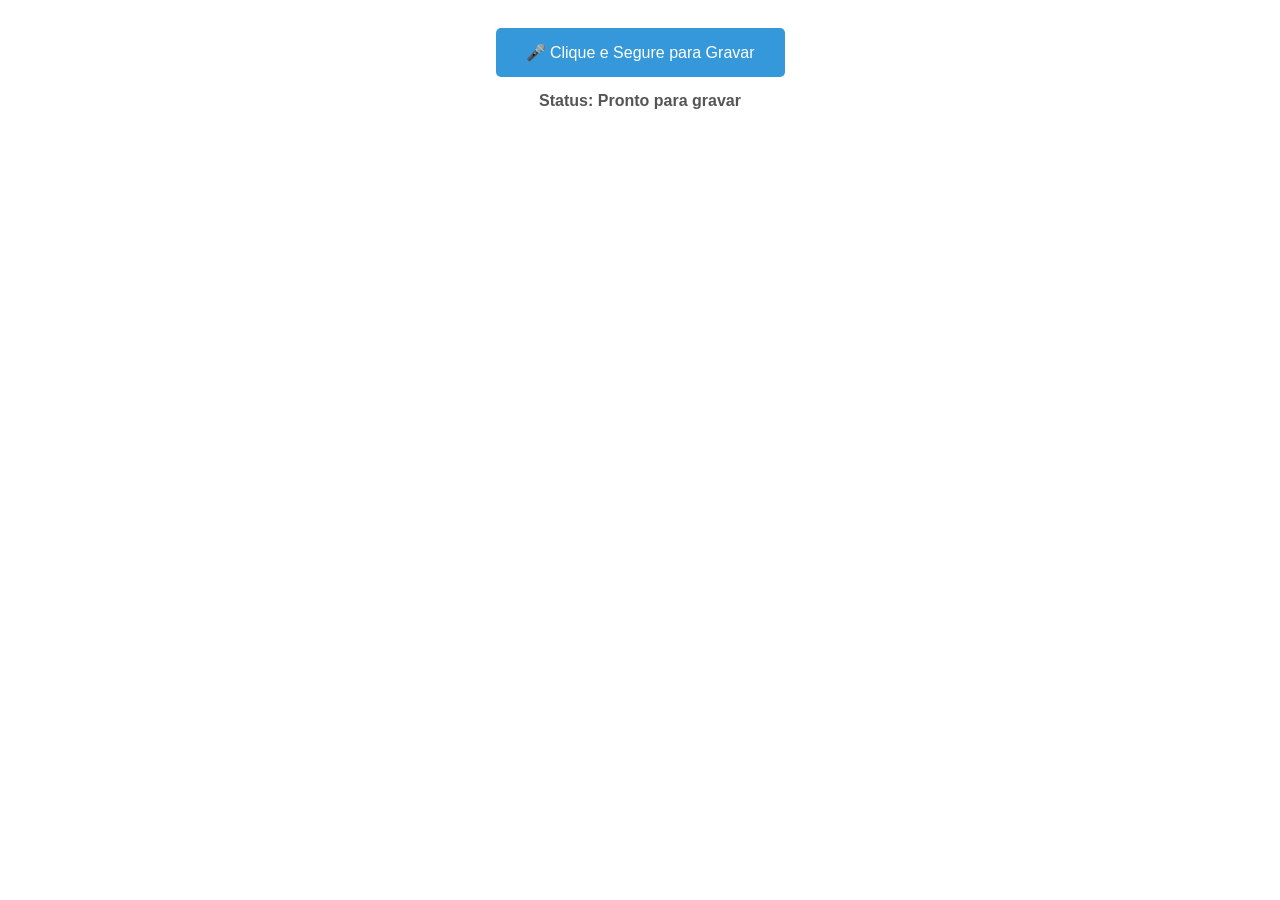
<file: index.html>
<!DOCTYPE html>
<html lang="pt-BR">
<head>
    <meta charset="UTF-8">
    <meta name="viewport" content="width=device-width, initial-scale=1.0">
    <title>Simulador de Gravador de Áudio</title>
    <link rel="stylesheet" href="css/style.css">
</head>
<body>

    <div class="container-gravador">
        
        <!-- Botão para clicar em gravar -->
        <button id="btn-gravador">
            🎤 Clique e Segure para Gravar
        </button>

        <!-- Elemento visual para mostrar o status -->
        <p id="status-gravacao">
            Status: Pronto para gravar
        </p>


        <!-- Inserir essa linha
        Player para o aluno ouvir a própria gravação após soltar -->
        <audio id="player-audio" controls style="margin-top: 15px; display: none;"></audio>

    </div>

    <script src="js/script.js"></script>
</body>
</html>
</file>
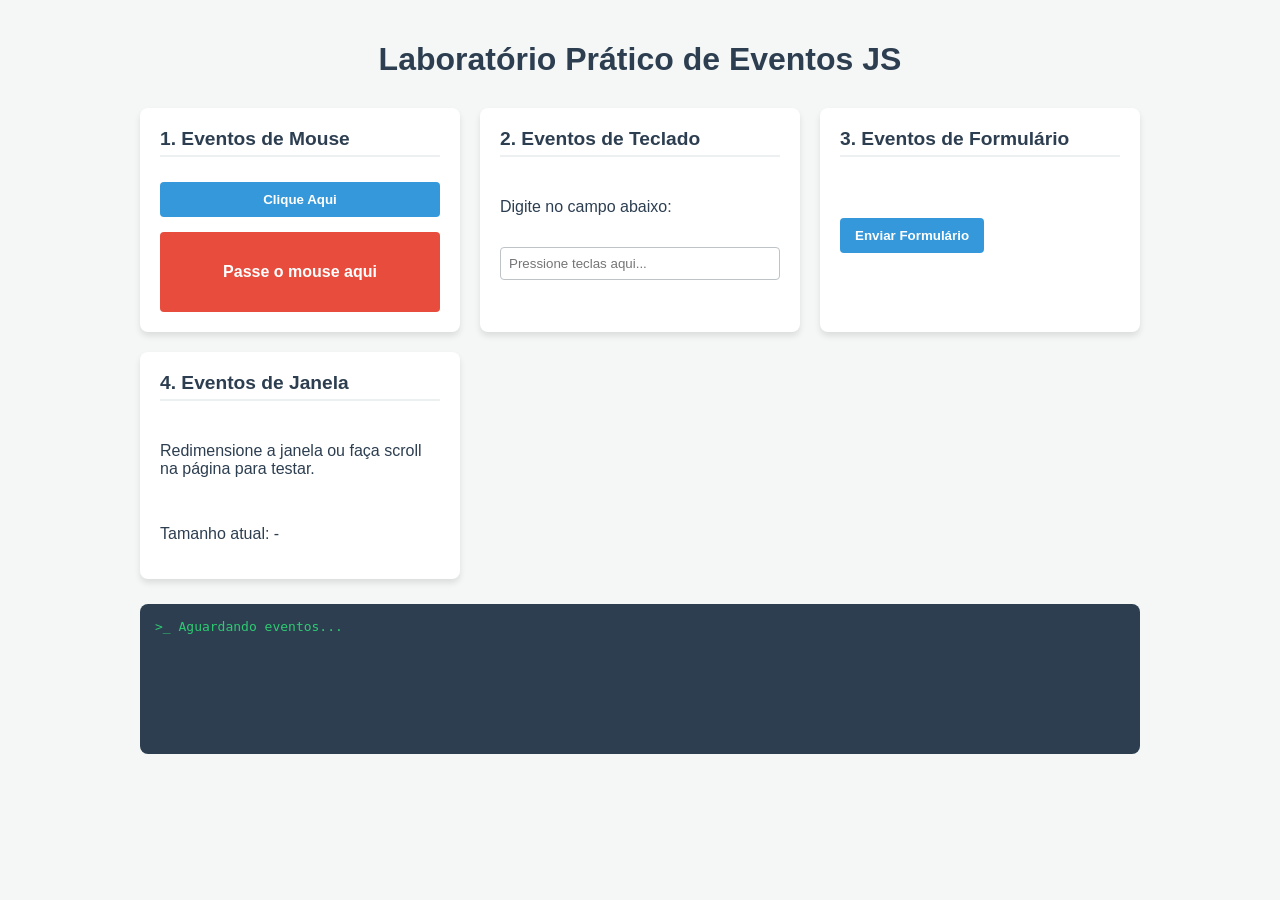
<file: Missao_110/index.html>
<!DOCTYPE html>
<html lang="pt-BR">
<head>
  <meta charset="UTF-8">
  <meta name="viewport" content="width=device-width, initial-scale=1.0">
  <title>Laboratório de Eventos JavaScript</title>
  <!-- Vinculação do arquivo CSS externo -->
  <link rel="stylesheet" href="css/style.css">
</head>
<body>

  <h1>Laboratório Prático de Eventos JS</h1>

  <div class="container">
    
    <!-- 1. EVENTOS DE MOUSE -->
    <div class="card">
      <h2>1. Eventos de Mouse</h2>
      <button id="btn-clique">Clique Aqui</button>
      <div id="area-mouse" class="box-teste">Passe o mouse aqui</div>
    </div>

    <!-- 2. EVENTOS DE TECLADO -->
    <div class="card">
      <h2>2. Eventos de Teclado</h2>
      <p>Digite no campo abaixo:</p>
      <input type="text" id="campo-teclado" placeholder="Pressione teclas aqui...">
    </div>

    <!-- 3. EVENTOS DE FORMULÁRIO -->
    <div class="card">
      <h2>3. Eventos de Formulário</h2>
      <form id="meu-formulario">
        <in
        .put type="text" id="campo-input" placeholder="Digite algo (input/change)" required>
        <br><br>
        <input type="submit" id="campo-envio" value="Enviar Formulário">
      </form>
    </div>

    <!-- 4. EVENTOS DE JANELA / PÁGINA -->
    <div class="card">
      <h2>4. Eventos de Janela</h2>
      <p>Redimensione a janela ou faça scroll na página para testar.</p>
      <p id="info-janela">Tamanho atual: -</p>
    </div>

  </div>

  <!-- PAINEL DE LOGS PARA VER OS RESULTADOS EM TEMPO REAL -->
  <div id="log-painel">
    <div>&gt;_ Aguardando eventos...</div>
  </div>

  <!-- Vinculação do arquivo JavaScript externo (no final do body) -->
  <script src="js/script.js"></script>
</body>
</html>
</file>
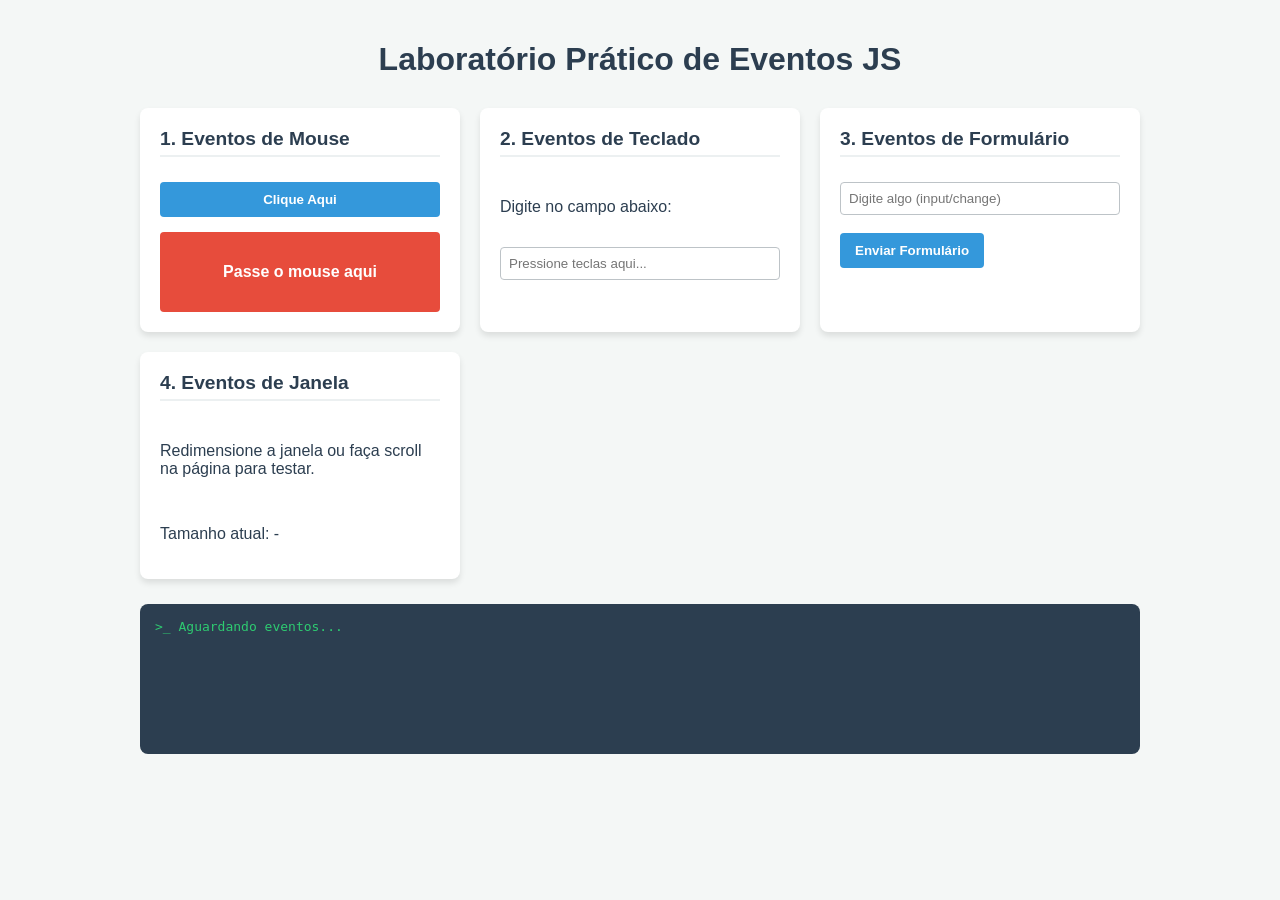
<file: Davi_Vaz-UC8/Missao_109/index.html>
<!DOCTYPE html>
<html lang="pt-BR">
<head>
  <meta charset="UTF-8">
  <meta name="viewport" content="width=device-width, initial-scale=1.0">
  <title>Laboratório de Eventos JavaScript</title>
  <!-- Vinculação do arquivo CSS externo -->
  <link rel="stylesheet" href="css/style.css">
</head>
<body>

  <h1>Laboratório Prático de Eventos JS</h1>

  <div class="container">
    
    <!-- 1. EVENTOS DE MOUSE -->
    <div class="card">
      <h2>1. Eventos de Mouse</h2>
      <button id="btn-clique">Clique Aqui</button>
      <div id="area-mouse" class="box-teste">Passe o mouse aqui</div>
    </div>

    <!-- 2. EVENTOS DE TECLADO -->
    <div class="card">
      <h2>2. Eventos de Teclado</h2>
      <p>Digite no campo abaixo:</p>
      <input type="text" id="campo-teclado" placeholder="Pressione teclas aqui...">
    </div>

    <!-- 3. EVENTOS DE FORMULÁRIO -->
    <div class="card">
      <h2>3. Eventos de Formulário</h2>
      <form id="meu-formulario">
        <input type="text" id="campo-input" placeholder="Digite algo (input/change)" required>
        <br><br>
        <input type="submit" value="Enviar Formulário">
      </form>
    </div>

    <!-- 4. EVENTOS DE JANELA / PÁGINA -->
    <div class="card">
      <h2>4. Eventos de Janela</h2>
      <p>Redimensione a janela ou faça scroll na página para testar.</p>
      <p id="info-janela">Tamanho atual: -</p>
    </div>

  </div>

  <!-- PAINEL DE LOGS PARA VER OS RESULTADOS EM TEMPO REAL -->
  <div id="log-painel">
    <div>&gt;_ Aguardando eventos...</div>
  </div>

  <!-- Vinculação do arquivo JavaScript externo (no final do body) -->
  <script src="js/script.js"></script>
</body>
</html>
</file>
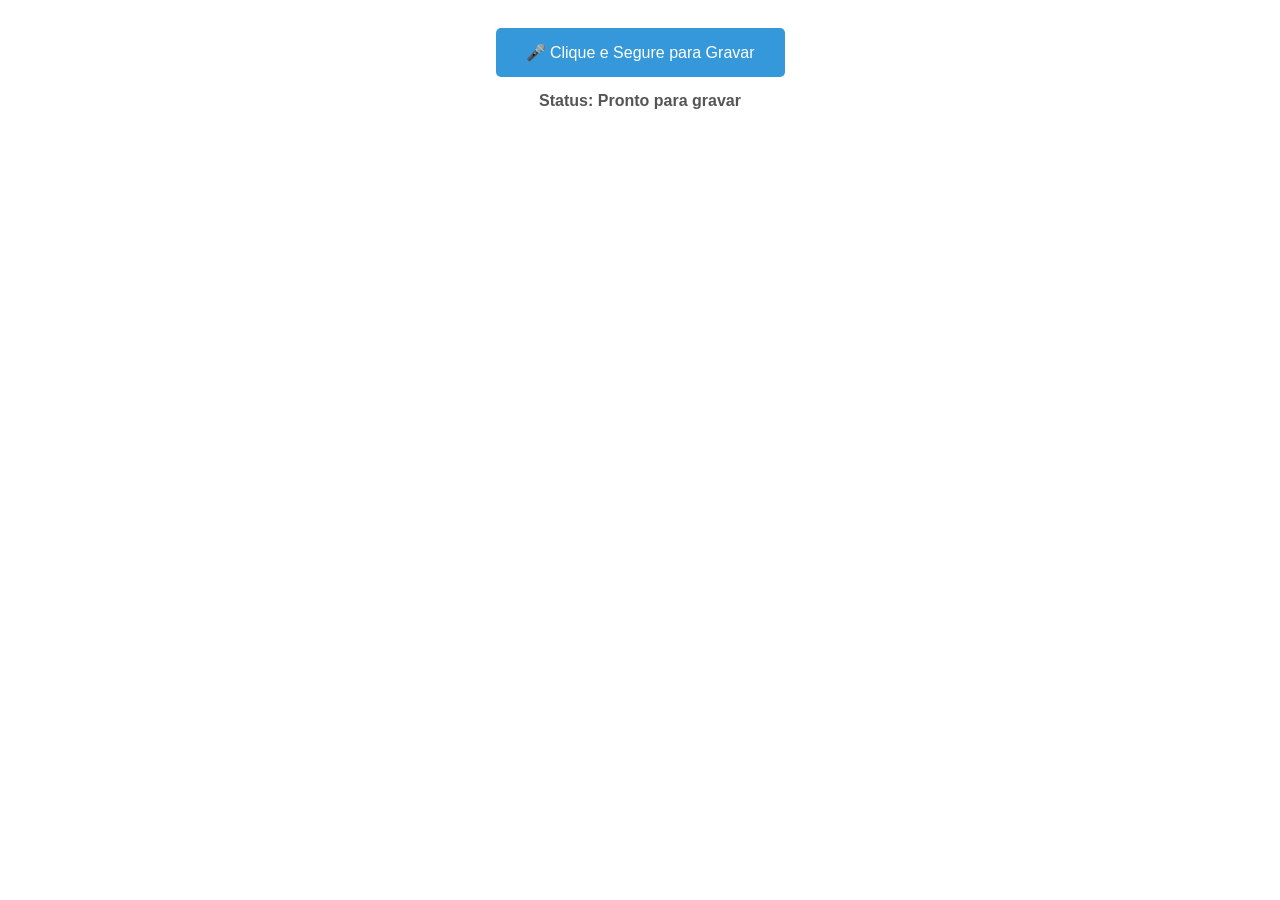
<file: missao_111/missao_111/index.html>
<!DOCTYPE html>
<html lang="pt-BR">
<head>
    <meta charset="UTF-8">
    <meta name="viewport" content="width=device-width, initial-scale=1.0">
    <title>Simulador de Gravador de Áudio</title>
    <link rel="stylesheet" href="css/style.css">
</head>
<body>

    <div class="container-gravador">
        
        <!-- Botão que para clicar em gravar -->
        <button id="btn-gravador">
            🎤 Clique e Segure para Gravar
        </button>

        <!-- Elemento visual para mostrar o status -->
        <p id="status-gravacao">
            Status: Pronto para gravar
        </p>

    </div>

    <script src="js/script.js"></script>

</body>
</html>
</file>
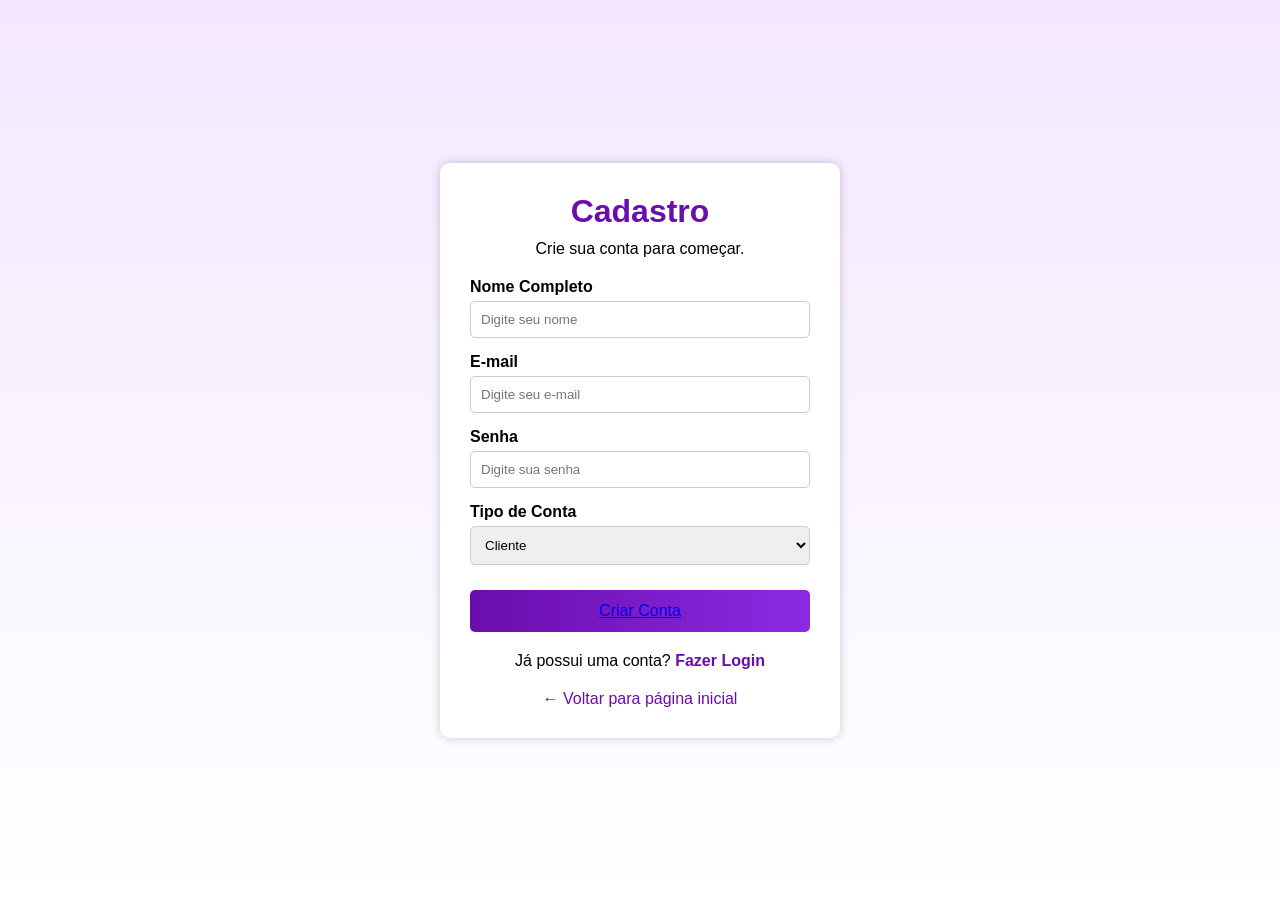
<file: Cadastro.html>
<!DOCTYPE html>
    <html lang="pt-BR">
    <head>
        <meta charset="UTF-8">
        <meta name="viewport" content="width=device-width, initial-scale=1.0">
        <title>Cadastro</title>

        <!-- Link para o arquivo css -->
        <link rel="stylesheet" href="css/cadastro.css">

        <!-- Link para o arquivo js -->
        <link rel="icon" type="image/png" href="img/devfinder.png">
    </head>
    
        <!-- Conteúdo da página -->
    <body>

    
    <div class="container">

        <h1>Cadastro</h1>

        <p>Crie sua conta para começar.</p>

        <!-- Formulário de cadastro -->
        <form>

            <!-- Campo para o nome completo -->
            <label>Nome Completo</label>
            <input type="text" placeholder="Digite seu nome">

            <!-- Campo para o e-mail -->
            <label>E-mail</label>
            <input type="email" placeholder="Digite seu e-mail">

            <!-- Campo para a senha -->
            <label>Senha</label>
            <input type="password" placeholder="Digite sua senha">

            <!-- Campo para o tipo de conta -->
            <label>Tipo de Conta</label>

            <!-- Opções para o tipo de conta -->
            <select>
                <option>Cliente</option>
                <option>Desenvolvedor</option>
            </select>

            <!-- Botão para criar conta -->
            <button type="submit">
                <a href="dashboard.html"> Criar Conta </a>
            </button>

        </form>

        <!-- Link para a página de login -->
        <p class="login">
            Já possui uma conta?

            <a href="Login.html">
                Fazer Login
            </a>

        </p>

        <!-- Link para voltar para o inicio -->
        <a href="DevFinder.html" class="voltar">
            ← Voltar para página inicial
        </a>

    </div>

    </body>
    </html>
</file>
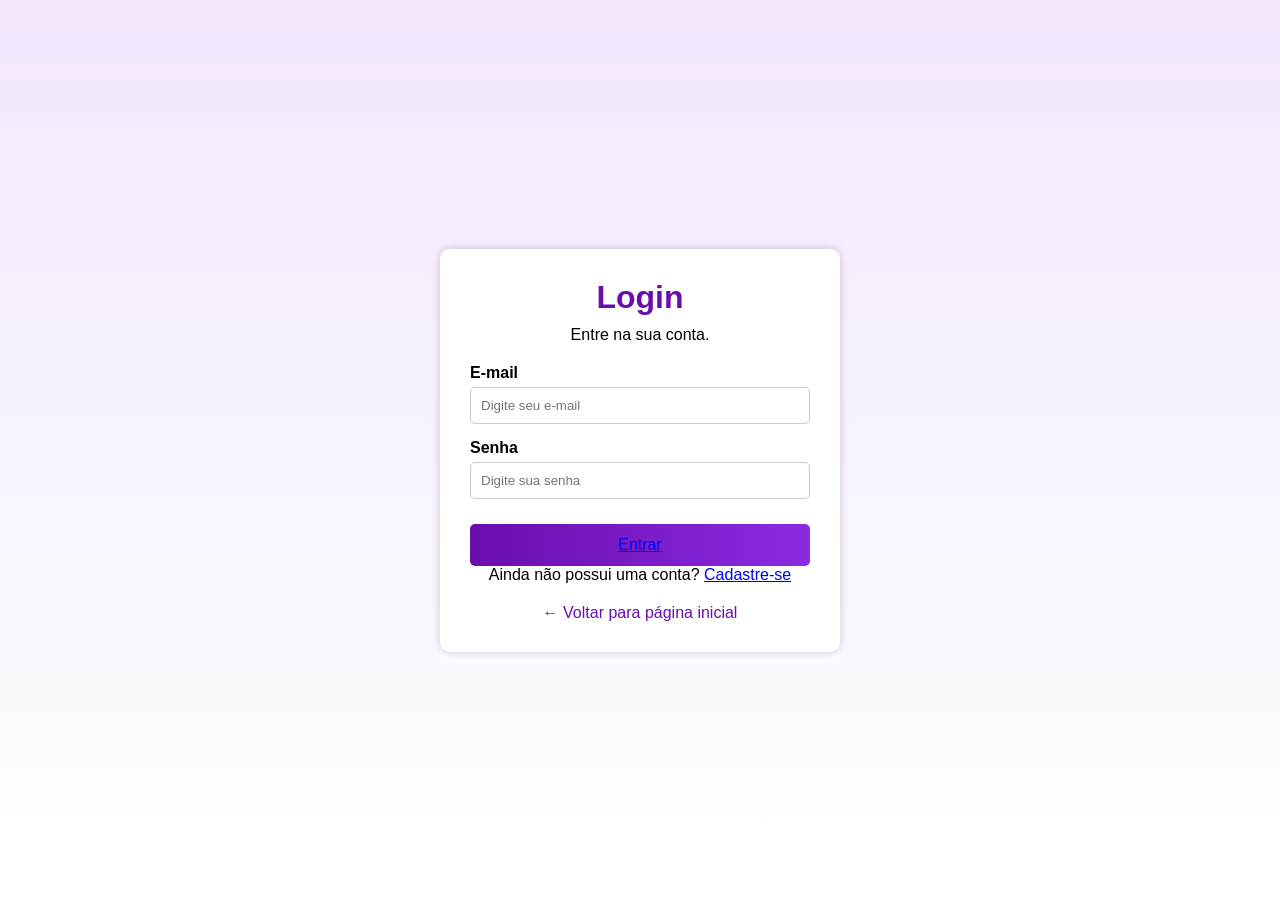
<file: Login.html>
<!DOCTYPE html>
<html lang="pt-BR">

<head>
    <meta charset="UTF-8">
    <meta name="viewport" content="width=device-width, initial-scale=1.0">
    <title>Login</title>

    <!-- Link para o arquivo css -->
    <link rel="stylesheet" href="css/login.css">
    
    <!-- Link para o arquivo js -->
    <link rel="icon" type="image/png" href="img/devfinder.png">
</head>

    <!-- Cabeçalho da página -->
<body>

    <!-- Conteúdo da página -->
    <div class="container">

        <h1>Login</h1>

        <p>Entre na sua conta.</p>

        <form>

            <!-- Campo para o e-mail -->
            <label>E-mail</label>
            <input type="email" placeholder="Digite seu e-mail">

            <!-- Campo para a senha -->
            <label>Senha</label>
            <input type="password" placeholder="Digite sua senha">

            <!-- Botão para entrar -->
            <button type="submit">
            <a href="Cliente.html"> Entrar </a>
            </button>

        </form>

        <!-- Link para a página de cadastro -->
        <p class="cadastro">
            Ainda não possui uma conta?

            <a href="Cadastro.html">
                Cadastre-se
            </a>

        </p>

        <!-- Link para voltar para o inicio -->
        <a href="DevFinder.html" class="voltar">
            ← Voltar para página inicial
        </a>

    </div>
</body>

</html>
</file>
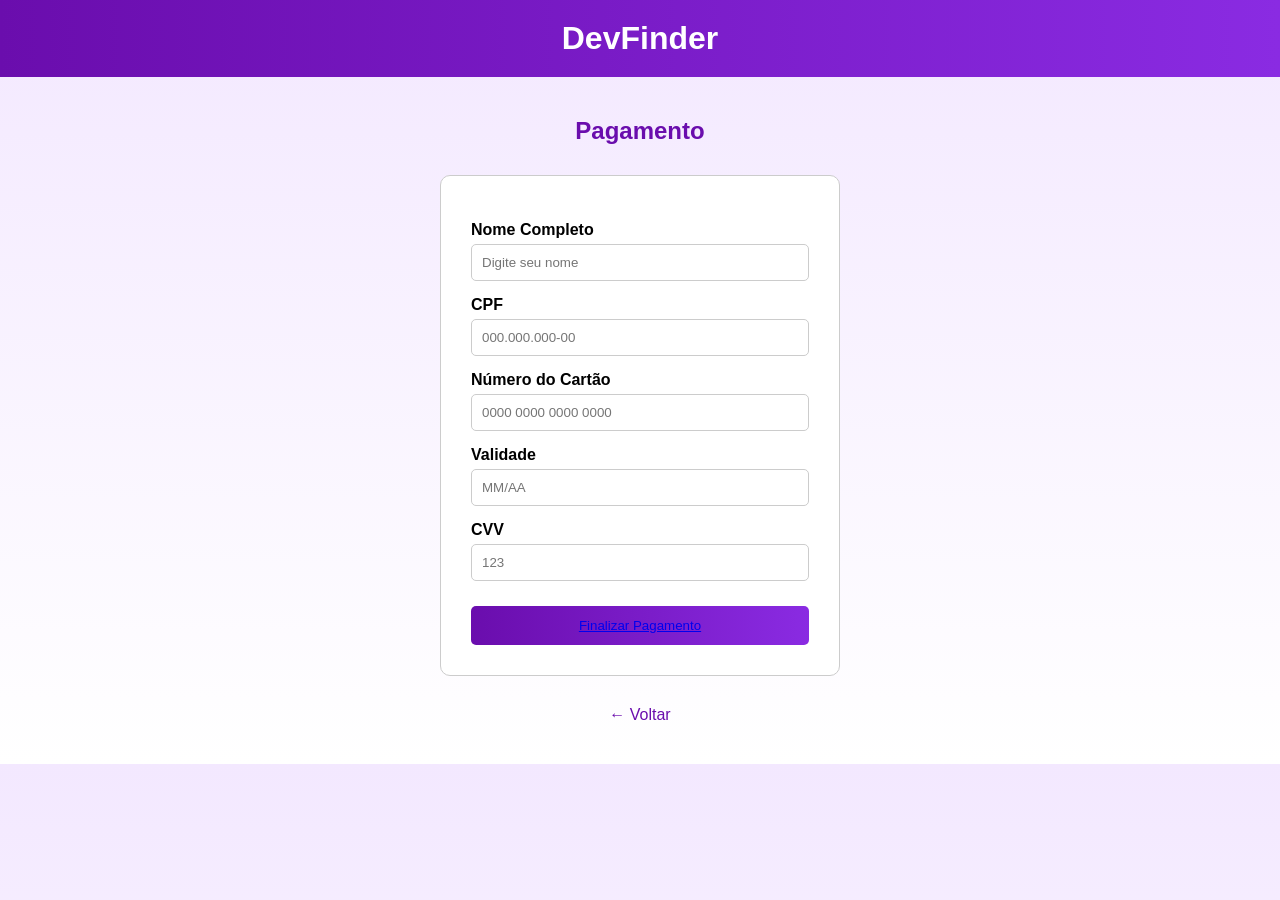
<file: pagamento.html>
<!DOCTYPE html>
<html lang="en">

<head>
    <meta charset="UTF-8">
    <meta name="viewport" content="width=device-width, initial-scale=1.0">
    <title>Pagamento</title>

    <!-- Link para o arquivo css -->
    <link rel="stylesheet" href="css/pagamento.css">
    
    <!-- Link para o arquivo js -->
    <link rel="icon" type="image/png" href="img/devfinder.png">
</head>

<body>

    <!-- Cabeçalho da página -->
    <header>
        <h1>DevFinder</h1>
    </header>

    <!-- Conteúdo da página -->
    <main>

        <h2>Pagamento</h2>

        <div class="container">

            <!-- Formulário de pagamento -->
            <form>

                <!-- Campo para o nome completo -->
                <label>Nome Completo</label>
                <input type="text" placeholder="Digite seu nome">

                <!-- Campo para o CPF -->
                <label>CPF</label>
                <input type="text" placeholder="000.000.000-00">

                <!-- Campo para o número do cartão -->
                <label>Número do Cartão</label>
                <input type="text" placeholder="0000 0000 0000 0000">

                <!-- Campo para a validade -->
                <label>Validade</label>
                <input type="text" placeholder="MM/AA">

                <!-- Campo para o CVV -->
                <label>CVV</label>
                <input type="password" placeholder="123">

                <!-- Botão para finalizar o pagamento -->
                <button type="submit">
                    <a href="dashboard.html"> Finalizar Pagamento </a>
                </button>

            </form>

        </div>

        <!-- Link para voltar para o inicio -->
        <a href="Plano.html" class="voltar">
            ← Voltar
        </a>

    </main>

    <!-- Script para o JS -->
    <script src="js/pagamento.js"></script>

</body>

</html>
</file>
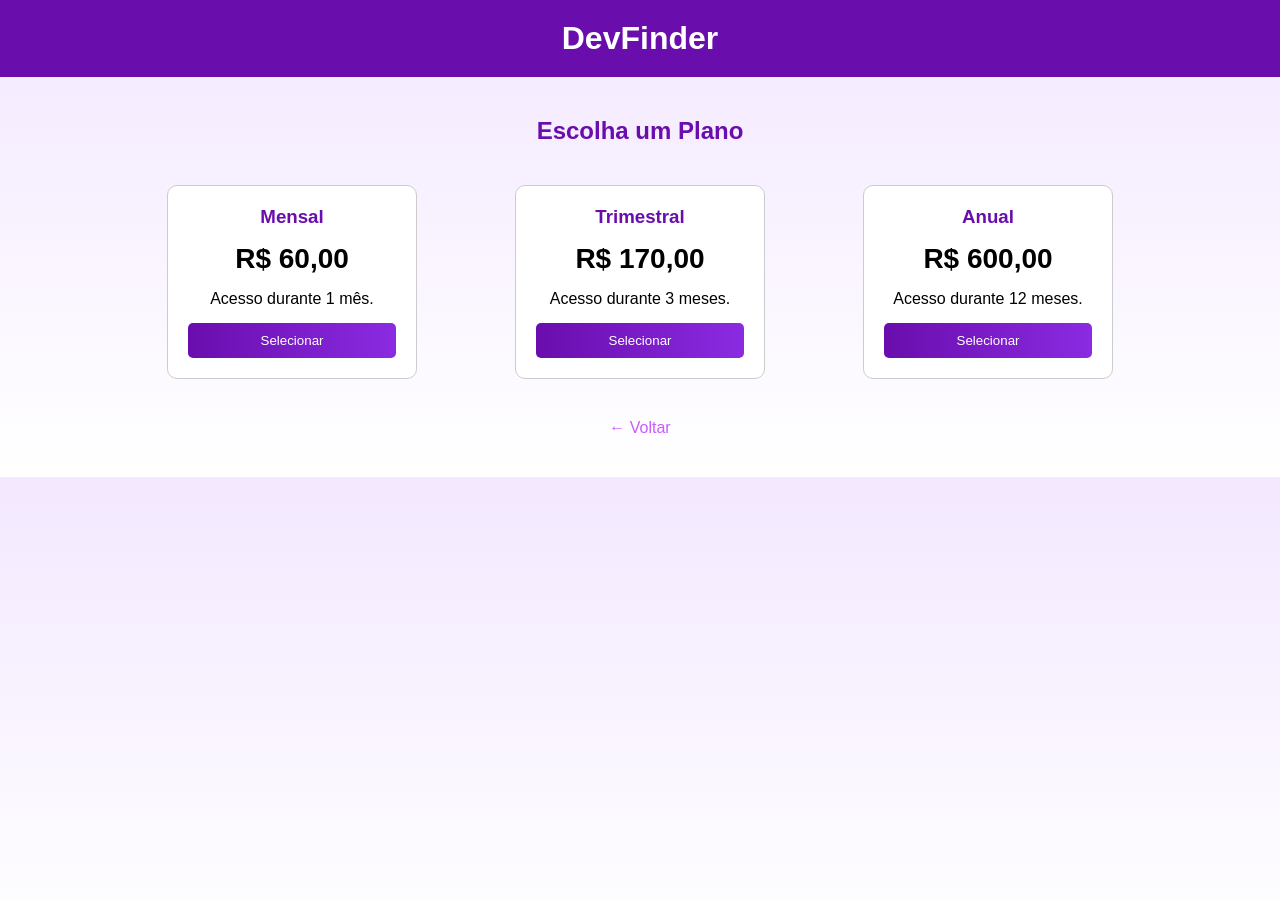
<file: plano.html>
<!DOCTYPE html>
<html lang="en">
<head>
    <meta charset="UTF-8">
    <meta name="viewport" content="width=device-width, initial-scale=1.0">
    <title>Planos</title>

    <!-- Link para o arquivo css -->
    <link rel="stylesheet" href="css/plano.css">
    
    <!-- Link para o arquivo js -->
    <dlink rel="icon" type="image/png" href="img/devfinder.png">
    
</head>

<body>

    
    <!-- Cabeçalho da página -->
    <header>
        <h1>DevFinder</h1>
    </header>


    <!-- Conteúdo da página -->
    <main>

        <h2>Escolha um Plano</h2>

        <!-- Div com os planos -->
        <div class="planos">

            <div class="card">

                <h3>Mensal</h3>

                <p class="preco">R$ 60,00</p>

                <p>Acesso durante 1 mês.</p>

                <a href="Pagamento.html">
                    <button>Selecionar</button>
                </a>

            </div>

            <!-- Card com plano mensal -->
            <div class="card">

                <h3>Trimestral</h3>

                <p class="preco">R$ 170,00</p>

                <p>Acesso durante 3 meses.</p>

                <a href="Pagamento.html">
                    <button>Selecionar</button>
                </a>

            </div>

            <!-- Card com plano anual -->
            <div class="card">

                <h3>Anual</h3>

                <p class="preco">R$ 600,00</p>

                <p>Acesso durante 12 meses.</p>

                <a href="Pagamento.html">
                    <button>Selecionar</button>
                </a>

            </div>

        </div>

        <!--Link para voltar para o inicio-->
        <a href="Login.html" class="voltar">
            ← Voltar
        </a>

    </main>



</body>

</html>
</file>
<file: css/style.css>
/* Container centralizado para a atividade */
.container-gravador {
    display: flex;
    flex-direction: column;
    align-items: center;
    justify-content: center;
    padding: 20px;
    font-family: Arial, sans-serif;
}

/* Estilos do botão fornecidos por você */
#btn-gravador {
    padding: 15px 30px;
    font-size: 16px;
    cursor: pointer;
    background-color: #3498db;
    color: white;
    border: none;
    border-radius: 5px;
    user-select: none; /* Evita seleção de texto ao segurar */
    transition: background-color 0.2s;
}

/* Efeito visual quando o botão for clicado/segurado */
#btn-gravador:active {
    background-color: #2980b9;
}

/* Estilos do status fornecidos por você */
#status-gravacao {
    font-weight: bold;
    margin-top: 15px;
    color: #555;
}
</file>
<file: Missao_110/css/style.css>
:root {
  --bg-color: #f4f7f6;
  --card-bg: #ffffff;
  --primary: #3498db;
  --text: #2c3e50;
}

body {
  font-family: 'Segoe UI', Tahoma, Geneva, Verdana, sans-serif;
  background-color: var(--bg-color);
  color: var(--text);
  margin: 0;
  padding: 20px;
  display: flex;
  flex-direction: column;
  align-items: center;
}

h1 { 
  margin-bottom: 30px; 
}

.container {
  display: grid;
  grid-template-columns: repeat(auto-fit, minmax(300px, 1fr));
  gap: 20px;
  width: 100%;
  max-width: 1000px;
}

.card {
  background: var(--card-bg);
  border-radius: 8px;
  padding: 20px;
  box-shadow: 0 4px 6px rgba(0,0,0,0.1);
  display: flex;
  flex-direction: column;
  gap: 15px;
}

.card h2 {
  margin: 0 0 10px 0;
  font-size: 1.2rem;
  border-bottom: 2px solid #ecf0f1;
  padding-bottom: 5px;
}

button, input[type="submit"] {
  background-color: var(--primary);
  color: white;
  border: none;
  padding: 10px 15px;
  border-radius: 4px;
  cursor: pointer;
  font-weight: bold;
  transition: background 0.2s;
}

button:hover, input[type="submit"]:hover { 
  background-color: #2980b9; 
}

input[type="text"] {
  padding: 8px;
  border: 1px solid #bdc3c7;
  border-radius: 4px;
  width: 100%;
  box-sizing: border-box;
}

.box-teste {
  height: 80px;
  background-color: #e74c3c;
  color: white;
  display: flex;
  align-items: center;
  justify-content: center;
  border-radius: 4px;
  font-weight: bold;
  transition: background 0.3s;
}

#log-painel {
  width: 100%;
  max-width: 1000px;
  background: #2c3e50;
  color: #2ecc71;
  padding: 15px;
  border-radius: 8px;
  margin-top: 25px;
  box-sizing: border-box;
  height: 150px;
  overflow-y: auto;
  font-family: monospace;
}
</file>
<file: Davi_Vaz-UC8/Missao_109/css/style.css>
:root {
  --bg-color: #f4f7f6;
  --card-bg: #ffffff;
  --primary: #3498db;
  --text: #2c3e50;
}

body {
  font-family: 'Segoe UI', Tahoma, Geneva, Verdana, sans-serif;
  background-color: var(--bg-color);
  color: var(--text);
  margin: 0;
  padding: 20px;
  display: flex;
  flex-direction: column;
  align-items: center;
}

h1 { 
  margin-bottom: 30px; 
}

.container {
  display: grid;
  grid-template-columns: repeat(auto-fit, minmax(300px, 1fr));
  gap: 20px;
  width: 100%;
  max-width: 1000px;
}

.card {
  background: var(--card-bg);
  border-radius: 8px;
  padding: 20px;
  box-shadow: 0 4px 6px rgba(0,0,0,0.1);
  display: flex;
  flex-direction: column;
  gap: 15px;
}

.card h2 {
  margin: 0 0 10px 0;
  font-size: 1.2rem;
  border-bottom: 2px solid #ecf0f1;
  padding-bottom: 5px;
}

button, input[type="submit"] {
  background-color: var(--primary);
  color: white;
  border: none;
  padding: 10px 15px;
  border-radius: 4px;
  cursor: pointer;
  font-weight: bold;
  transition: background 0.2s;
}

button:hover, input[type="submit"]:hover { 
  background-color: #2980b9; 
}

input[type="text"] {
  padding: 8px;
  border: 1px solid #bdc3c7;
  border-radius: 4px;
  width: 100%;
  box-sizing: border-box;
}

.box-teste {
  height: 80px;
  background-color: #e74c3c;
  color: white;
  display: flex;
  align-items: center;
  justify-content: center;
  border-radius: 4px;
  font-weight: bold;
  transition: background 0.3s;
}

#log-painel {
  width: 100%;
  max-width: 1000px;
  background: #2c3e50;
  color: #2ecc71;
  padding: 15px;
  border-radius: 8px;
  margin-top: 25px;
  box-sizing: border-box;
  height: 150px;
  overflow-y: auto;
  font-family: monospace;
}
</file>
<file: missao_111/missao_111/css/style.css>
/* Container centralizado para a atividade */
.container-gravador {
    display: flex;
    flex-direction: column;
    align-items: center;
    justify-content: center;
    padding: 20px;
    font-family: Arial, sans-serif;
}

/* Estilos do botão fornecidos por você */
#btn-gravador {
    padding: 15px 30px;
    font-size: 16px;
    cursor: pointer;
    background-color: #3498db;
    color: white;
    border: none;
    border-radius: 5px;
    user-select: none; /* Evita seleção de texto ao segurar */
    transition: background-color 0.2s;
}

/* Efeito visual quando o botão for clicado/segurado */
#btn-gravador:active {
    background-color: #2980b9;
}

/* Estilos do status fornecidos por você */
#status-gravacao {
    font-weight: bold;
    margin-top: 15px;
    color: #555;
}
</file>
<file: css/cadastro.css>
/* resetar a página */
*{
    margin: 0;
    padding: 0;
    box-sizing: border-box;
    font-family: Arial, Helvetica, sans-serif;
}

/* estilização do corpo da página */
body{
    background: linear-gradient(to bottom,#f3e8ff,#ffffff);
    display: flex;
    justify-content: center;
    align-items: center;
    height: 100vh;

}

/* estilização do container */
.container{
    width: 400px;
    background-color: white;
    padding: 30px;
    border-radius: 10px;
    box-shadow: 0px 0px 10px rgba(0,0,0,0.2);

}

/* estilização do título da página */
h1{
    text-align: center;
    color: #6a0dad;
    margin-bottom: 10px;

}

/* estilização do conteúdo do container */
.container p{
    text-align: center;
    margin-bottom: 20px;
}

/* estilização do label */
label{
    display: block;
    margin-top: 15px;
    margin-bottom: 5px;
    font-weight: bold;

}

/* estilização do input */
input{
    width: 100%;
    padding: 10px;
    border: 1px solid #ccc;
    border-radius: 5px;

}

/* estilização do select */
select{
    width: 100%;
    padding: 10px;
    border: 1px solid #ccc;
    border-radius: 5px;

}

/* estilização do botão */
button{
    width: 100%;
    margin-top: 25px;
    padding: 12px;
    border: none;
    border-radius: 5px;
    background: linear-gradient(to right,#6a0dad,#8a2be2);
    color: white;
    font-size: 16px;
    cursor: pointer;

}

/* estilização do botão quando o mouse passar sobre */
button:hover{
    opacity: 0.9;

}

/* estilização do link */
.login{
    margin-top: 20px;

}

/* estilização do link quando o mouse passar sobre */
.login a{
    color: #6a0dad;
    text-decoration: none;
    font-weight: bold;

}

/* estilização do link quando o mouse passar sobre */
.login a:hover{
    text-decoration: underline;

}

/* estilização do botão voltar */
.voltar{
    display: block;
    margin-top: 20px;
    text-align: center;
    text-decoration: none;
    color: #6a0dad;

}

/* estilização do botão quando o mouse passar sobre */
.voltar:hover{
    text-decoration: underline;

}
</file>
<file: css/login.css>
/* resetar a página */
*{
    margin: 0;
    padding: 0;
    box-sizing: border-box;
    font-family: Arial, Helvetica, sans-serif;
}

/* estilização do corpo da página */
body{
    background: linear-gradient(to bottom,#f3e8ff,#ffffff);
    display: flex;
    justify-content: center;
    align-items: center;
    height: 100vh;

}

/* estilização do container */
.container{
    width: 400px;
    background-color: white;
    padding: 30px;
    border-radius: 10px;
    box-shadow: 0px 0px 10px rgba(0,0,0,0.2);

}

/* estilização do título da página */
h1{
    text-align: center;
    color: #6a0dad;
    margin-bottom: 10px;

}

/* estilização do conteúdo do container */
.container p{
    text-align: center;
    margin-bottom: 20px;

}

/* estilização do label */
label{

    display: block;
    margin-top: 15px;
    margin-bottom: 5px;
    font-weight: bold;

}

/* estilização do input */
input{
    width: 100%;
    padding: 10px;
    border: 1px solid #ccc;
    border-radius: 5px;

}

/* estilização do select */
select{
    width: 100%;
    padding: 10px;
    border: 1px solid #ccc;
    border-radius: 5px;

}

/* estilização do botão */
button{
    width: 100%;
    margin-top: 25px;
    padding: 12px;
    border: none;
    border-radius: 5px;
    background: linear-gradient(to right,#6a0dad,#8a2be2);
    color: white;
    font-size: 16px;
    cursor: pointer;
    text-decoration: none;
}

/* estilização do botão quando o mouse passar sobre */
button:hover{
    opacity: 0.9;

}

/* estilização do link */
.login{
    margin-top: 20px;

}

.login a{
    color: #6a0dad;
    text-decoration: none;
    font-weight: bold;

}

/* estilização do link quando o mouse passar sobre */
.login a:hover{
    text-decoration: underline;

}

/* estilização do botão voltar */
.voltar{
    display: block;
    margin-top: 20px;
    text-align: center;
    text-decoration: none;
    color: #6a0dad;

}

/* estilização do botão quando o mouse passar sobre */
.voltar:hover{

    text-decoration: underline;

}
</file>
<file: css/pagamento.css>
/* resetar a página */
*{
    margin:0;
    padding:0;
    box-sizing:border-box;
    font-family:Arial, Helvetica, sans-serif;

}

/* estilização do corpo da página */
body{
    background:linear-gradient(to bottom,#f3e8ff,#ffffff);

}

/* estilização do cabeçalho */
header{
    background:linear-gradient(to right,#6a0dad,#8a2be2);
    color:white;
    text-align:center;
    padding:20px;

}

/* estilização do conteúdo da página */
main{
    width:80%;
    margin:40px auto;

}

/* estilização do título da página */
h2{
    text-align:center;
    color:#6a0dad;
    margin-bottom:30px;

}

/* estilização do container */
.container{
    width:400px;
    margin:auto;
    background:white;
    padding:30px;
    border-radius:10px;
    border:1px solid #ccc;

}

/* estilização do label */
label{
    display:block;
    margin-top:15px;
    margin-bottom:5px;
    font-weight:bold;

}

/* estilização do input */
input{
    width:100%;
    padding:10px;
    border:1px solid #ccc;
    border-radius:5px;

}

/* estilização do botão */
button{
    width:100%;
    margin-top:25px;
    padding:12px;
    border:none;
    border-radius:5px;
    background:linear-gradient(to right,#6a0dad,#8a2be2);
    color:white;
    cursor:pointer;

}
    
/* estilização do botão quando o mouse passar sobre */
button:hover{
    opacity:0.9;

}

/* estilização do botão voltar */
.voltar{
    display:block;
    margin-top:30px;
    text-align:center;
    text-decoration:none;
    color:#6a0dad;

}

/* estilização do botão quando o mouse passar sobre */
.voltar:hover{
    text-decoration:underline;

}
</file>
<file: css/plano.css>
/* resetar a página */
*{
    margin:0;
    padding:0;
    box-sizing:border-box;
    font-family:Arial, Helvetica, sans-serif;
}

/* estilização do corpo da página */
body{

    background:linear-gradient(to bottom,#f3e8ff,#ffffff);

}

/* estilização do cabeçalho */
header{


    background: #6a0dad;

    color:white;

    text-align:center;

    padding:20px;

}

/* estilização do conteúdo da página */
main{

    width:80%;

    margin:40px auto;

}

/* estilização do título da página */
h2{

    text-align:center;

    color:#6a0dad;

    margin-bottom:40px;

}

/* estilização dos planos */
.planos{

    display:flex;

    justify-content:space-around;

    gap:20px;

}

/* estilização dos cards */
.card{

    width:250px;

    background:white;

    border:1px solid #ccc;

    border-radius:10px;

    padding:20px;

    text-align:center;

}

.card h3{

    color:#6a0dad;

    margin-bottom:15px;

}

/* estilização da tag preco */
.preco{

    font-size:28px;

    font-weight:bold;

    margin-bottom:15px;

}

/* estilização do conteúdo dos cards */
.card p{

    margin-bottom:15px;

}

/* estilização do botão */
button{

    width:100%;

    padding:10px;

    border:none;

    border-radius:5px;

    background:linear-gradient(to right,#6a0dad,#8a2be2);

    color:white;

    cursor:pointer;

}

/* estilização do botão quando o mouse passar sobre */
button:hover{
    opacity:0.9;

}

.voltar{
    display:block;
    margin-top:40px;
    text-align:center;
    text-decoration:none;
    color:#ae00ffa4;
    border-radius:25px;
    border:none;
}

/* estilização do botão quando o mouse passar sobre */
.voltar:hover{

    text-decoration:underline;

}
</file>
